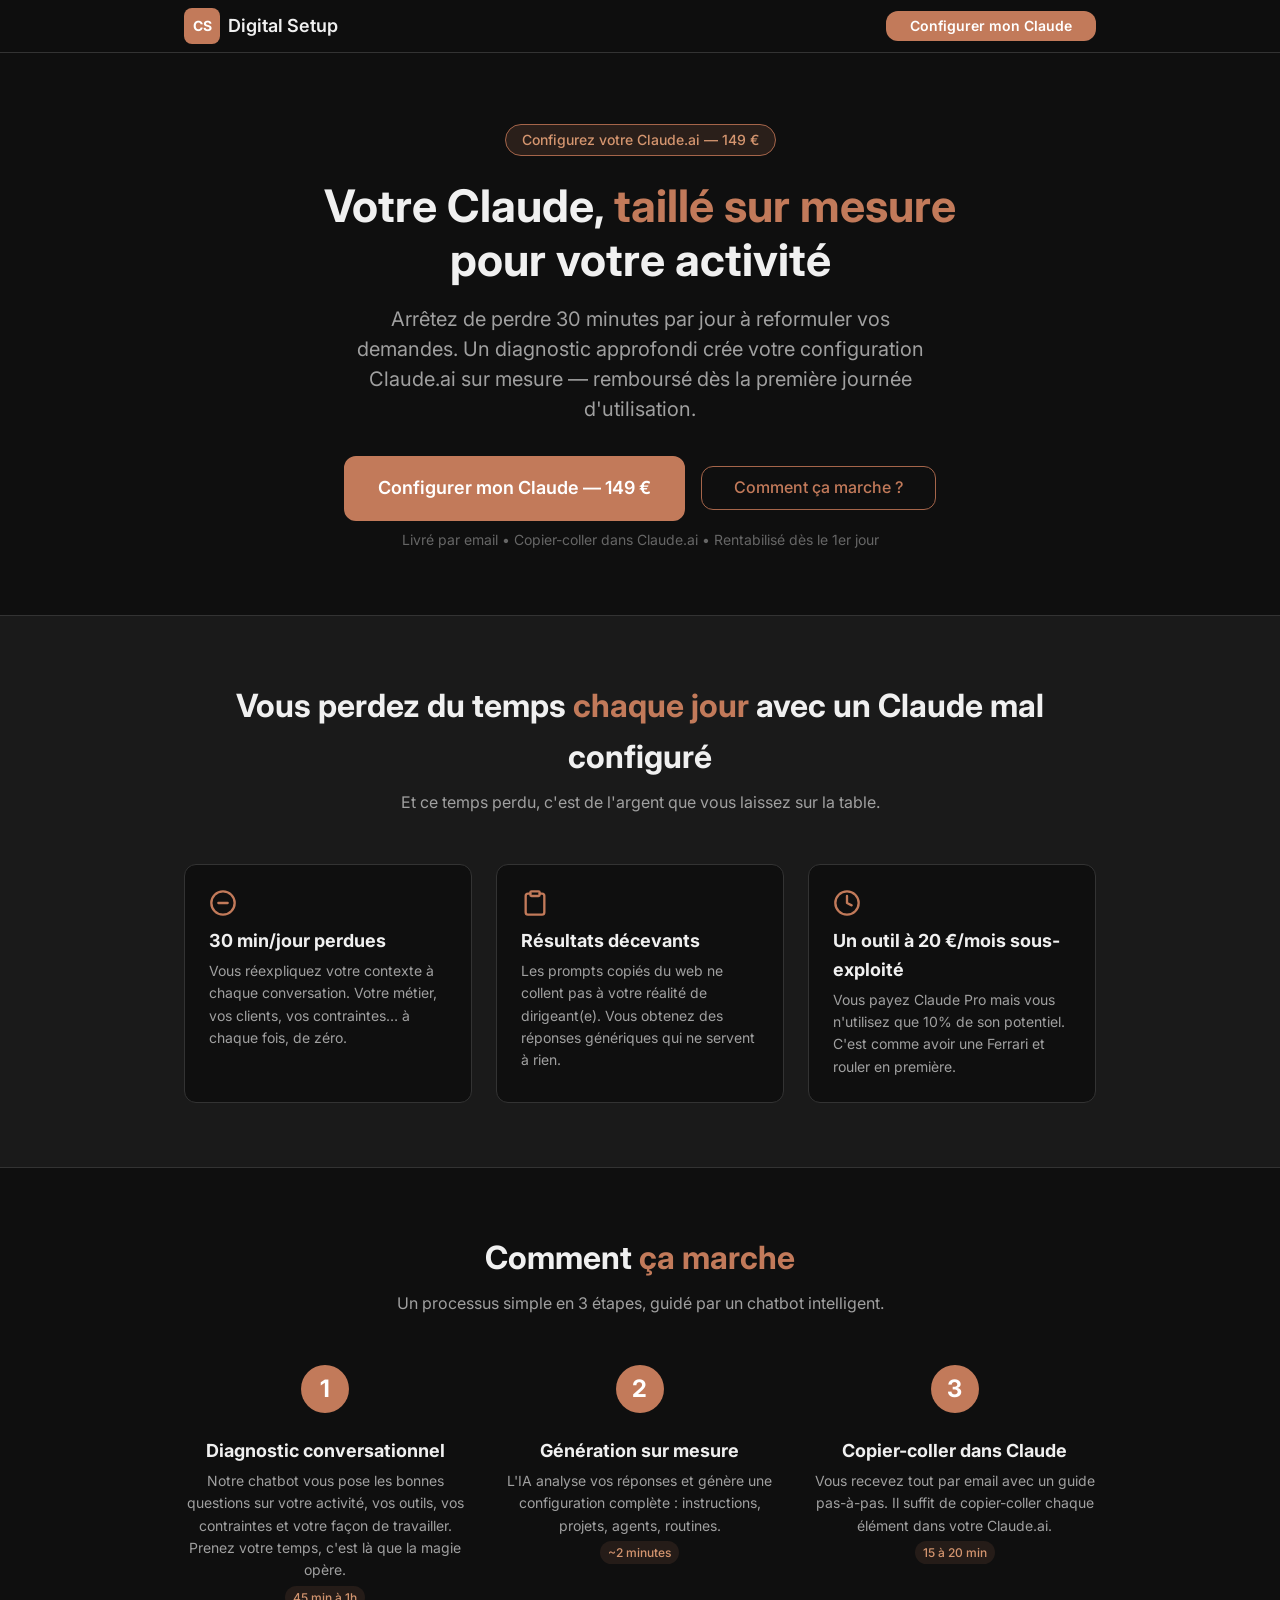
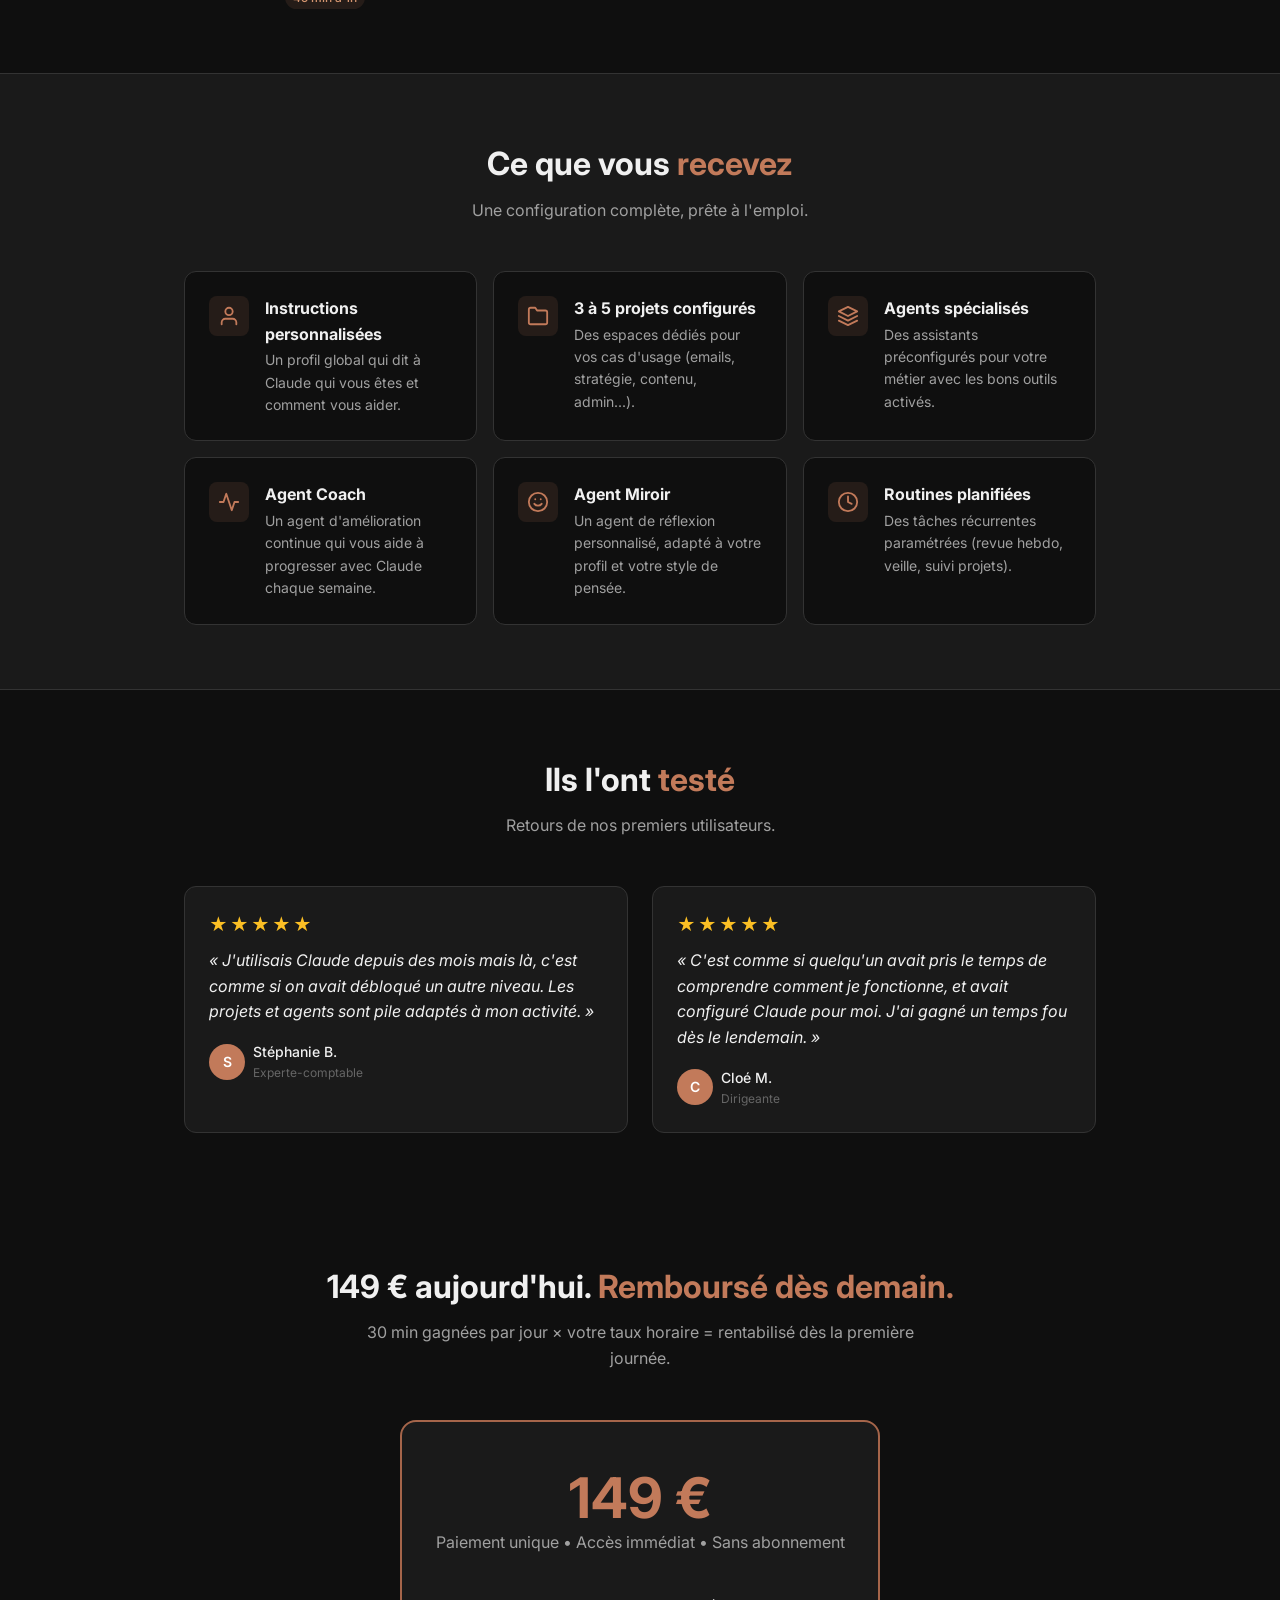
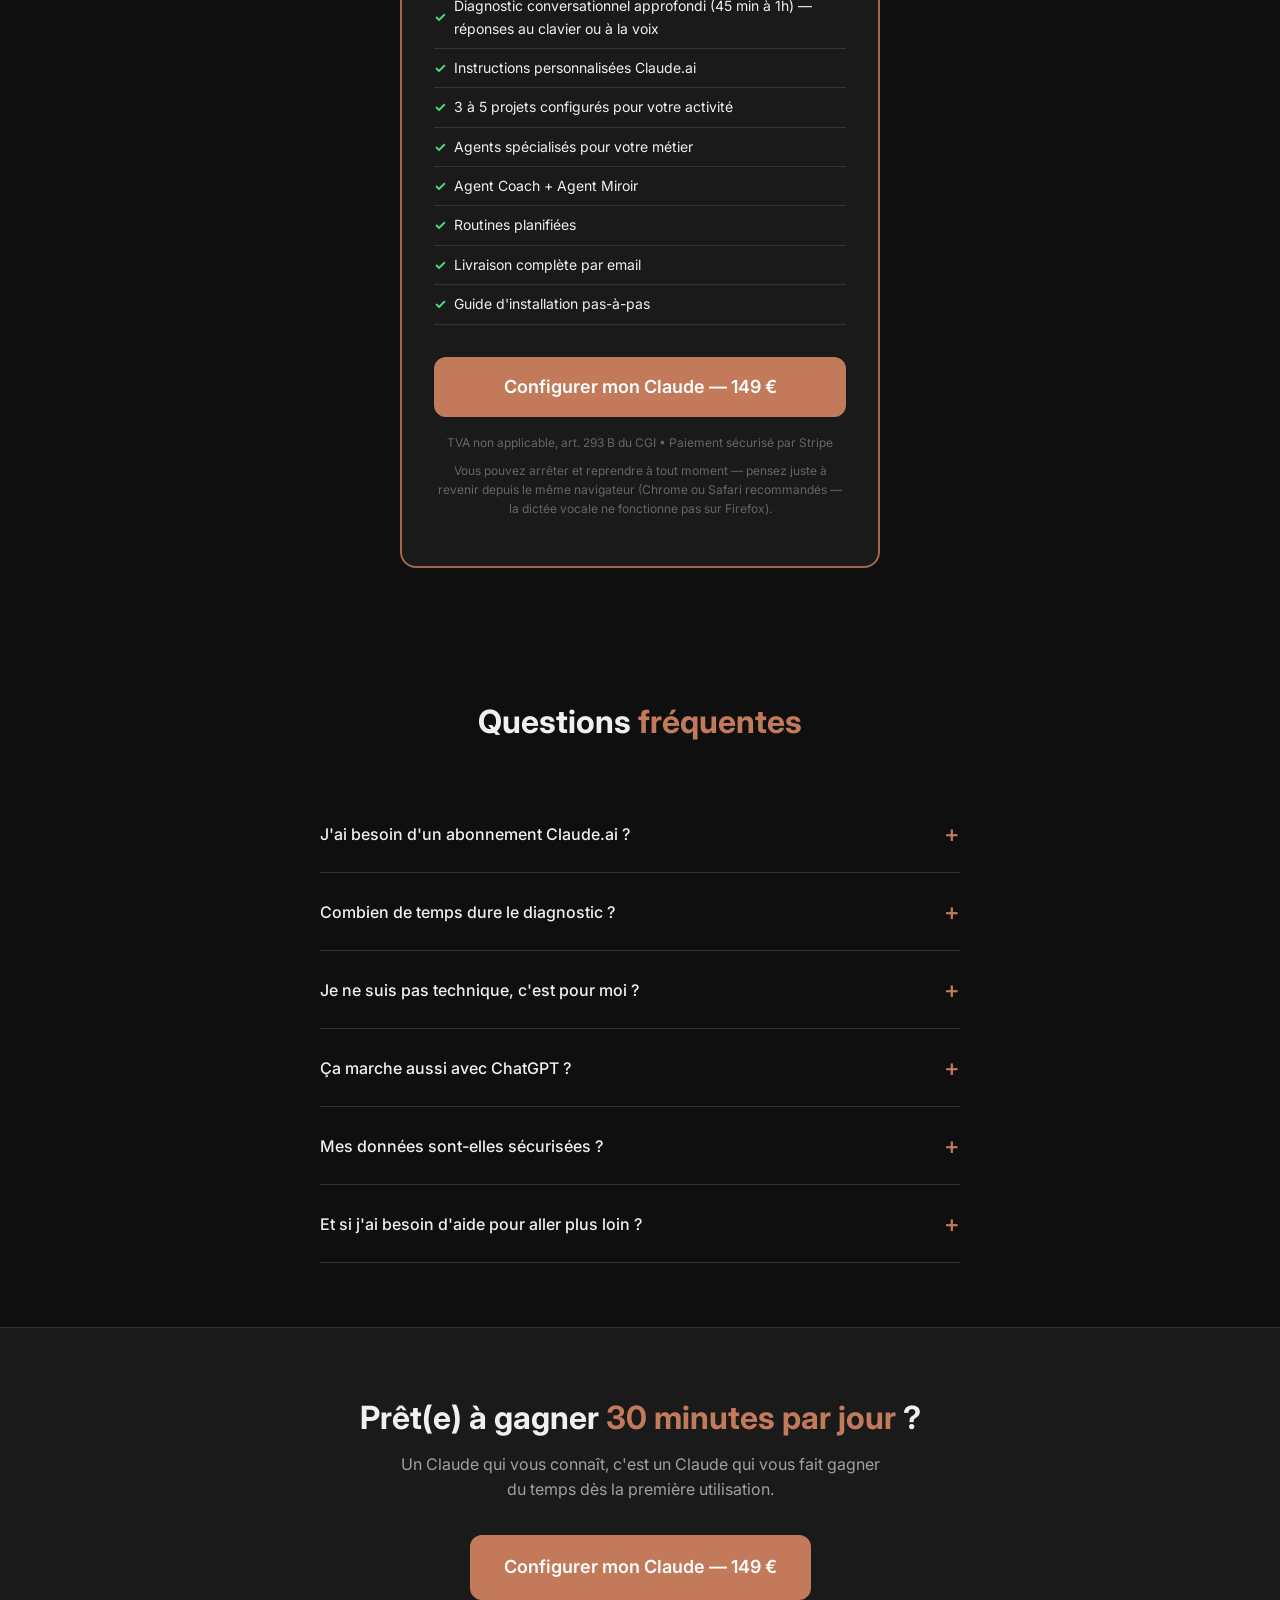
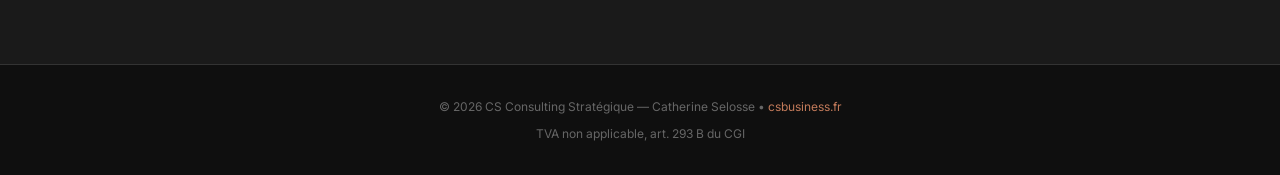
<file: index.html>
<!DOCTYPE html>
<html lang="fr">
<head>
  <meta charset="UTF-8">
  <meta name="viewport" content="width=device-width, initial-scale=1.0">
  <meta name="theme-color" content="#0f0f0f">
  <title>CS Digital Setup — Votre Claude, configur&eacute; pour vous</title>
  <meta name="description" content="Un diagnostic conversationnel qui configure Claude.ai sur mesure pour votre activit&eacute;. Fini le copier-coller de prompts g&eacute;n&eacute;riques.">
  <meta property="og:title" content="CS Digital Setup — Votre Claude, configur&eacute; pour vous">
  <meta property="og:description" content="Un diagnostic conversationnel qui cr&eacute;e votre configuration Claude.ai personnalis&eacute;e, adapt&eacute;e &agrave; votre m&eacute;tier et votre fa&ccedil;on de travailler.">
  <meta property="og:type" content="website">
  <meta property="og:url" content="https://setup.csbusiness.fr">
  <link rel="preconnect" href="https://fonts.googleapis.com">
  <link rel="preconnect" href="https://fonts.gstatic.com" crossorigin>
  <link href="https://fonts.googleapis.com/css2?family=Inter:wght@400;500;600;700&display=swap" rel="stylesheet">
  <link rel="stylesheet" href="css/variables.css">
  <link rel="stylesheet" href="css/landing.css">
</head>
<body>

  <!-- Navigation -->
  <nav class="nav">
    <div class="container">
      <a href="#" class="nav-brand">
        <div class="nav-logo">CS</div>
        <div class="nav-name">Digital Setup</div>
      </a>
      <a href="#pricing" class="nav-cta">Configurer mon Claude</a>
    </div>
  </nav>

  <!-- Hero -->
  <section class="hero">
    <div class="container">
      <div class="hero-badge">Configurez votre Claude.ai — 149 &euro;</div>
      <h1>Votre Claude, <span>taill&eacute; sur mesure</span><br>pour votre activit&eacute;</h1>
      <p class="hero-subtitle">
        Arr&ecirc;tez de perdre 30 minutes par jour &agrave; reformuler vos demandes.
        Un diagnostic approfondi cr&eacute;e votre configuration Claude.ai sur mesure &mdash; rembours&eacute; d&egrave;s la premi&egrave;re journ&eacute;e d'utilisation.
      </p>
      <div class="hero-cta-group">
        <a href="#pricing" class="btn-primary">Configurer mon Claude — 149 &euro;</a>
        <a href="#how" class="btn-secondary">Comment &ccedil;a marche ?</a>
      </div>
      <p class="hero-reassurance">Livr&eacute; par email &bull; Copier-coller dans Claude.ai &bull; Rentabilis&eacute; d&egrave;s le 1er jour</p>
    </div>
  </section>

  <!-- Probl&egrave;me -->
  <section class="problem">
    <div class="container">
      <div class="section-title">
        <h2>Vous perdez du temps <span>chaque jour</span> avec un Claude mal configur&eacute;</h2>
        <p>Et ce temps perdu, c'est de l'argent que vous laissez sur la table.</p>
      </div>
      <div class="problem-grid">
        <div class="problem-card">
          <div class="problem-icon">
            <svg width="28" height="28" viewBox="0 0 24 24" fill="none" stroke="var(--terracotta)" stroke-width="2" stroke-linecap="round" stroke-linejoin="round"><circle cx="12" cy="12" r="10"/><line x1="8" y1="12" x2="16" y2="12"/></svg>
          </div>
          <h3>30 min/jour perdues</h3>
          <p>Vous r&eacute;expliquez votre contexte &agrave; chaque conversation. Votre m&eacute;tier, vos clients, vos contraintes&hellip; &agrave; chaque fois, de z&eacute;ro.</p>
        </div>
        <div class="problem-card">
          <div class="problem-icon">
            <svg width="28" height="28" viewBox="0 0 24 24" fill="none" stroke="var(--terracotta)" stroke-width="2" stroke-linecap="round" stroke-linejoin="round"><path d="M16 4h2a2 2 0 0 1 2 2v14a2 2 0 0 1-2 2H6a2 2 0 0 1-2-2V6a2 2 0 0 1 2-2h2"/><rect x="8" y="2" width="8" height="4" rx="1" ry="1"/></svg>
          </div>
          <h3>R&eacute;sultats d&eacute;cevants</h3>
          <p>Les prompts copi&eacute;s du web ne collent pas &agrave; votre r&eacute;alit&eacute; de dirigeant(e). Vous obtenez des r&eacute;ponses g&eacute;n&eacute;riques qui ne servent &agrave; rien.</p>
        </div>
        <div class="problem-card">
          <div class="problem-icon">
            <svg width="28" height="28" viewBox="0 0 24 24" fill="none" stroke="var(--terracotta)" stroke-width="2" stroke-linecap="round" stroke-linejoin="round"><circle cx="12" cy="12" r="10"/><path d="M12 6v6l4 2"/></svg>
          </div>
          <h3>Un outil &agrave; 20 &euro;/mois sous-exploit&eacute;</h3>
          <p>Vous payez Claude Pro mais vous n'utilisez que 10% de son potentiel. C'est comme avoir une Ferrari et rouler en premi&egrave;re.</p>
        </div>
      </div>
    </div>
  </section>

  <!-- Comment &ccedil;a marche -->
  <section id="how">
    <div class="container">
      <div class="section-title">
        <h2>Comment <span>&ccedil;a marche</span></h2>
        <p>Un processus simple en 3 &eacute;tapes, guid&eacute; par un chatbot intelligent.</p>
      </div>
      <div class="steps-grid">
        <div class="step-card">
          <div class="step-number">1</div>
          <div class="step-content">
            <h3>Diagnostic conversationnel</h3>
            <p>Notre chatbot vous pose les bonnes questions sur votre activit&eacute;, vos outils, vos contraintes et votre fa&ccedil;on de travailler. Prenez votre temps, c'est l&agrave; que la magie op&egrave;re.</p>
            <span class="step-duration">45 min &agrave; 1h</span>
          </div>
        </div>
        <div class="step-card">
          <div class="step-number">2</div>
          <div class="step-content">
            <h3>G&eacute;n&eacute;ration sur mesure</h3>
            <p>L'IA analyse vos r&eacute;ponses et g&eacute;n&egrave;re une configuration compl&egrave;te : instructions, projets, agents, routines.</p>
            <span class="step-duration">~2 minutes</span>
          </div>
        </div>
        <div class="step-card">
          <div class="step-number">3</div>
          <div class="step-content">
            <h3>Copier-coller dans Claude</h3>
            <p>Vous recevez tout par email avec un guide pas-&agrave;-pas. Il suffit de copier-coller chaque &eacute;l&eacute;ment dans votre Claude.ai.</p>
            <span class="step-duration">15 &agrave; 20 min</span>
          </div>
        </div>
      </div>
    </div>
  </section>

  <!-- Livrables -->
  <section class="deliverables">
    <div class="container">
      <div class="section-title">
        <h2>Ce que vous <span>recevez</span></h2>
        <p>Une configuration compl&egrave;te, pr&ecirc;te &agrave; l'emploi.</p>
      </div>
      <div class="deliverables-grid">
        <div class="deliverable-card">
          <div class="deliverable-icon">
            <svg width="22" height="22" viewBox="0 0 24 24" fill="none" stroke="var(--terracotta)" stroke-width="2" stroke-linecap="round" stroke-linejoin="round"><path d="M20 21v-2a4 4 0 0 0-4-4H8a4 4 0 0 0-4 4v2"/><circle cx="12" cy="7" r="4"/></svg>
          </div>
          <div class="deliverable-text">
            <h3>Instructions personnalis&eacute;es</h3>
            <p>Un profil global qui dit &agrave; Claude qui vous &ecirc;tes et comment vous aider.</p>
          </div>
        </div>
        <div class="deliverable-card">
          <div class="deliverable-icon">
            <svg width="22" height="22" viewBox="0 0 24 24" fill="none" stroke="var(--terracotta)" stroke-width="2" stroke-linecap="round" stroke-linejoin="round"><path d="M22 19a2 2 0 0 1-2 2H4a2 2 0 0 1-2-2V5a2 2 0 0 1 2-2h5l2 3h9a2 2 0 0 1 2 2z"/></svg>
          </div>
          <div class="deliverable-text">
            <h3>3 &agrave; 5 projets configur&eacute;s</h3>
            <p>Des espaces d&eacute;di&eacute;s pour vos cas d'usage (emails, strat&eacute;gie, contenu, admin...).</p>
          </div>
        </div>
        <div class="deliverable-card">
          <div class="deliverable-icon">
            <svg width="22" height="22" viewBox="0 0 24 24" fill="none" stroke="var(--terracotta)" stroke-width="2" stroke-linecap="round" stroke-linejoin="round"><path d="M12 2L2 7l10 5 10-5-10-5z"/><path d="M2 17l10 5 10-5"/><path d="M2 12l10 5 10-5"/></svg>
          </div>
          <div class="deliverable-text">
            <h3>Agents sp&eacute;cialis&eacute;s</h3>
            <p>Des assistants pr&eacute;configur&eacute;s pour votre m&eacute;tier avec les bons outils activ&eacute;s.</p>
          </div>
        </div>
        <div class="deliverable-card">
          <div class="deliverable-icon">
            <svg width="22" height="22" viewBox="0 0 24 24" fill="none" stroke="var(--terracotta)" stroke-width="2" stroke-linecap="round" stroke-linejoin="round"><path d="M22 12h-4l-3 9L9 3l-3 9H2"/></svg>
          </div>
          <div class="deliverable-text">
            <h3>Agent Coach</h3>
            <p>Un agent d'am&eacute;lioration continue qui vous aide &agrave; progresser avec Claude chaque semaine.</p>
          </div>
        </div>
        <div class="deliverable-card">
          <div class="deliverable-icon">
            <svg width="22" height="22" viewBox="0 0 24 24" fill="none" stroke="var(--terracotta)" stroke-width="2" stroke-linecap="round" stroke-linejoin="round"><circle cx="12" cy="12" r="10"/><path d="M8 14s1.5 2 4 2 4-2 4-2"/><line x1="9" y1="9" x2="9.01" y2="9"/><line x1="15" y1="9" x2="15.01" y2="9"/></svg>
          </div>
          <div class="deliverable-text">
            <h3>Agent Miroir</h3>
            <p>Un agent de r&eacute;flexion personnalis&eacute;, adapt&eacute; &agrave; votre profil et votre style de pens&eacute;e.</p>
          </div>
        </div>
        <div class="deliverable-card">
          <div class="deliverable-icon">
            <svg width="22" height="22" viewBox="0 0 24 24" fill="none" stroke="var(--terracotta)" stroke-width="2" stroke-linecap="round" stroke-linejoin="round"><circle cx="12" cy="12" r="10"/><polyline points="12 6 12 12 16 14"/></svg>
          </div>
          <div class="deliverable-text">
            <h3>Routines planifi&eacute;es</h3>
            <p>Des t&acirc;ches r&eacute;currentes param&eacute;tr&eacute;es (revue hebdo, veille, suivi projets).</p>
          </div>
        </div>
      </div>
    </div>
  </section>

  <!-- T&eacute;moignages -->
  <section id="testimonials">
    <div class="container">
      <div class="section-title">
        <h2>Ils l'ont <span>test&eacute;</span></h2>
        <p>Retours de nos premiers utilisateurs.</p>
      </div>
      <div class="testimonials-grid">
        <div class="testimonial-card">
          <div class="testimonial-stars">&starf;&starf;&starf;&starf;&starf;</div>
          <blockquote>&laquo; J'utilisais Claude depuis des mois mais l&agrave;, c'est comme si on avait d&eacute;bloqu&eacute; un autre niveau. Les projets et agents sont pile adapt&eacute;s &agrave; mon activit&eacute;. &raquo;</blockquote>
          <div class="testimonial-author">
            <div class="testimonial-avatar">S</div>
            <div>
              <div class="testimonial-name">St&eacute;phanie B.</div>
              <div class="testimonial-role">Experte-comptable</div>
            </div>
          </div>
        </div>
        <div class="testimonial-card">
          <div class="testimonial-stars">&starf;&starf;&starf;&starf;&starf;</div>
          <blockquote>&laquo; C'est comme si quelqu'un avait pris le temps de comprendre comment je fonctionne, et avait configur&eacute; Claude pour moi. J'ai gagn&eacute; un temps fou d&egrave;s le lendemain. &raquo;</blockquote>
          <div class="testimonial-author">
            <div class="testimonial-avatar">C</div>
            <div>
              <div class="testimonial-name">Clo&eacute; M.</div>
              <div class="testimonial-role">Dirigeante</div>
            </div>
          </div>
        </div>
      </div>
    </div>
  </section>

  <!-- Pricing -->
  <section id="pricing">
    <div class="container">
      <div class="section-title">
        <h2>149 &euro; aujourd'hui. <span>Rembours&eacute; d&egrave;s demain.</span></h2>
        <p>30 min gagn&eacute;es par jour &times; votre taux horaire = rentabilis&eacute; d&egrave;s la premi&egrave;re journ&eacute;e.</p>
      </div>
      <div class="pricing-card">
        <div class="pricing-amount">149 &euro;</div>
        <p class="pricing-desc">Paiement unique &bull; Acc&egrave;s imm&eacute;diat &bull; Sans abonnement</p>
        <ul class="pricing-features">
          <li>Diagnostic conversationnel approfondi (45 min &agrave; 1h) &mdash; r&eacute;ponses au clavier ou &agrave; la voix</li>
          <li>Instructions personnalis&eacute;es Claude.ai</li>
          <li>3 &agrave; 5 projets configur&eacute;s pour votre activit&eacute;</li>
          <li>Agents sp&eacute;cialis&eacute;s pour votre m&eacute;tier</li>
          <li>Agent Coach + Agent Miroir</li>
          <li>Routines planifi&eacute;es</li>
          <li>Livraison compl&egrave;te par email</li>
          <li>Guide d'installation pas-&agrave;-pas</li>
        </ul>
        <a href="#" id="buy-btn" class="pricing-cta">Configurer mon Claude — 149 &euro;</a>
        <p class="pricing-guarantee">TVA non applicable, art. 293 B du CGI &bull; Paiement s&eacute;curis&eacute; par Stripe</p>
        <p class="pricing-guarantee" style="margin-top: 0.5rem;">Vous pouvez arr&ecirc;ter et reprendre &agrave; tout moment &mdash; pensez juste &agrave; revenir depuis le m&ecirc;me navigateur (Chrome ou Safari recommand&eacute;s &mdash; la dict&eacute;e vocale ne fonctionne pas sur Firefox).</p>
      </div>
    </div>
  </section>

  <!-- FAQ -->
  <section id="faq">
    <div class="container">
      <div class="section-title">
        <h2>Questions <span>fr&eacute;quentes</span></h2>
      </div>
      <div class="faq-list">
        <div class="faq-item">
          <button class="faq-question">J'ai besoin d'un abonnement Claude.ai ?</button>
          <div class="faq-answer">
            <p>Oui, CS Digital Setup g&eacute;n&egrave;re une configuration pour Claude.ai (gratuit ou Pro). Vous aurez besoin d'un compte Claude.ai pour utiliser votre configuration. Le plan gratuit suffit pour commencer.</p>
          </div>
        </div>
        <div class="faq-item">
          <button class="faq-question">Combien de temps dure le diagnostic ?</button>
          <div class="faq-answer">
            <p>Comptez entre 45 minutes et 1 heure pour le diagnostic. C'est un vrai &eacute;change approfondi &mdash; plus vous donnez de contexte, plus votre configuration sera pr&eacute;cise. Vous pouvez interrompre et reprendre plus tard, votre progression est sauvegard&eacute;e.</p>
          </div>
        </div>
        <div class="faq-item">
          <button class="faq-question">Je ne suis pas technique, c'est pour moi ?</button>
          <div class="faq-answer">
            <p>Absolument. CS Digital Setup est con&ccedil;u pour les dirigeant(e)s de TPE, pas pour les d&eacute;veloppeurs. Le diagnostic est conversationnel (vous r&eacute;pondez comme &agrave; un coll&egrave;gue) et le guide d'installation est en copier-coller.</p>
          </div>
        </div>
        <div class="faq-item">
          <button class="faq-question">&Ccedil;a marche aussi avec ChatGPT ?</button>
          <div class="faq-answer">
            <p>La configuration est optimis&eacute;e pour Claude.ai d'Anthropic. Certains &eacute;l&eacute;ments (les instructions personnalis&eacute;es notamment) peuvent &ecirc;tre adapt&eacute;s &agrave; d'autres IA, mais le meilleur r&eacute;sultat sera avec Claude.</p>
          </div>
        </div>
        <div class="faq-item">
          <button class="faq-question">Mes donn&eacute;es sont-elles s&eacute;curis&eacute;es ?</button>
          <div class="faq-answer">
            <p>Vos donn&eacute;es de diagnostic sont automatiquement supprim&eacute;es apr&egrave;s 30 jours. Elles ne sont utilis&eacute;es que pour g&eacute;n&eacute;rer votre configuration et ne sont jamais partag&eacute;es avec des tiers.</p>
          </div>
        </div>
        <div class="faq-item">
          <button class="faq-question">Et si j'ai besoin d'aide pour aller plus loin ?</button>
          <div class="faq-answer">
            <p>CS Digital Setup est la premi&egrave;re &eacute;tape. Si vous souhaitez un accompagnement complet pour int&eacute;grer l'IA dans votre activit&eacute; (automatisations, strat&eacute;gie, formation), Catherine propose des programmes d'accompagnement sur mesure. <a href="https://csbusiness.fr" style="color: var(--terracotta);">D&eacute;couvrir les accompagnements</a></p>
          </div>
        </div>
      </div>
    </div>
  </section>

  <!-- CTA final -->
  <section class="final-cta">
    <div class="container">
      <h2>Pr&ecirc;t(e) &agrave; gagner <span>30 minutes par jour</span> ?</h2>
      <p>Un Claude qui vous conna&icirc;t, c'est un Claude qui vous fait gagner du temps d&egrave;s la premi&egrave;re utilisation.</p>
      <a href="#pricing" class="btn-primary">Configurer mon Claude — 149 &euro;</a>
    </div>
  </section>

  <!-- Footer -->
  <footer class="footer">
    <div class="container">
      <p>&copy; 2026 CS Consulting Strat&eacute;gique &mdash; Catherine Selosse &bull; <a href="https://csbusiness.fr">csbusiness.fr</a></p>
      <p style="margin-top: 0.5rem;">TVA non applicable, art. 293 B du CGI</p>
    </div>
  </footer>

  <script>
    // FAQ toggle
    document.querySelectorAll('.faq-question').forEach(function(btn) {
      btn.addEventListener('click', function() {
        var item = this.parentElement;
        var isOpen = item.classList.contains('open');
        document.querySelectorAll('.faq-item.open').forEach(function(el) {
          el.classList.remove('open');
        });
        if (!isOpen) {
          item.classList.add('open');
        }
      });
    });

    // Stripe Checkout
    var SUPABASE_URL = 'https://ptksijwyvecufcvcpntp.supabase.co';

    document.querySelectorAll('#buy-btn, .nav-cta, .btn-primary').forEach(function(btn) {
      btn.addEventListener('click', function(e) {
        if (this.getAttribute('href') === '#pricing' || this.getAttribute('href') === '#how') return;
        e.preventDefault();
        this.textContent = 'Redirection...';
        this.style.pointerEvents = 'none';

        fetch(SUPABASE_URL + '/functions/v1/create-checkout', {
          method: 'POST',
          headers: { 'Content-Type': 'application/json' },
          body: JSON.stringify({})
        })
        .then(function(r) { return r.json(); })
        .then(function(data) {
          if (data.url) {
            window.location.href = data.url;
          } else {
            alert('Erreur : ' + (data.error || 'Veuillez r\u00e9essayer.'));
            location.reload();
          }
        })
        .catch(function() {
          alert('Erreur de connexion. Veuillez r\u00e9essayer.');
          location.reload();
        });
      });
    });
  </script>

</body>
</html>
</file>
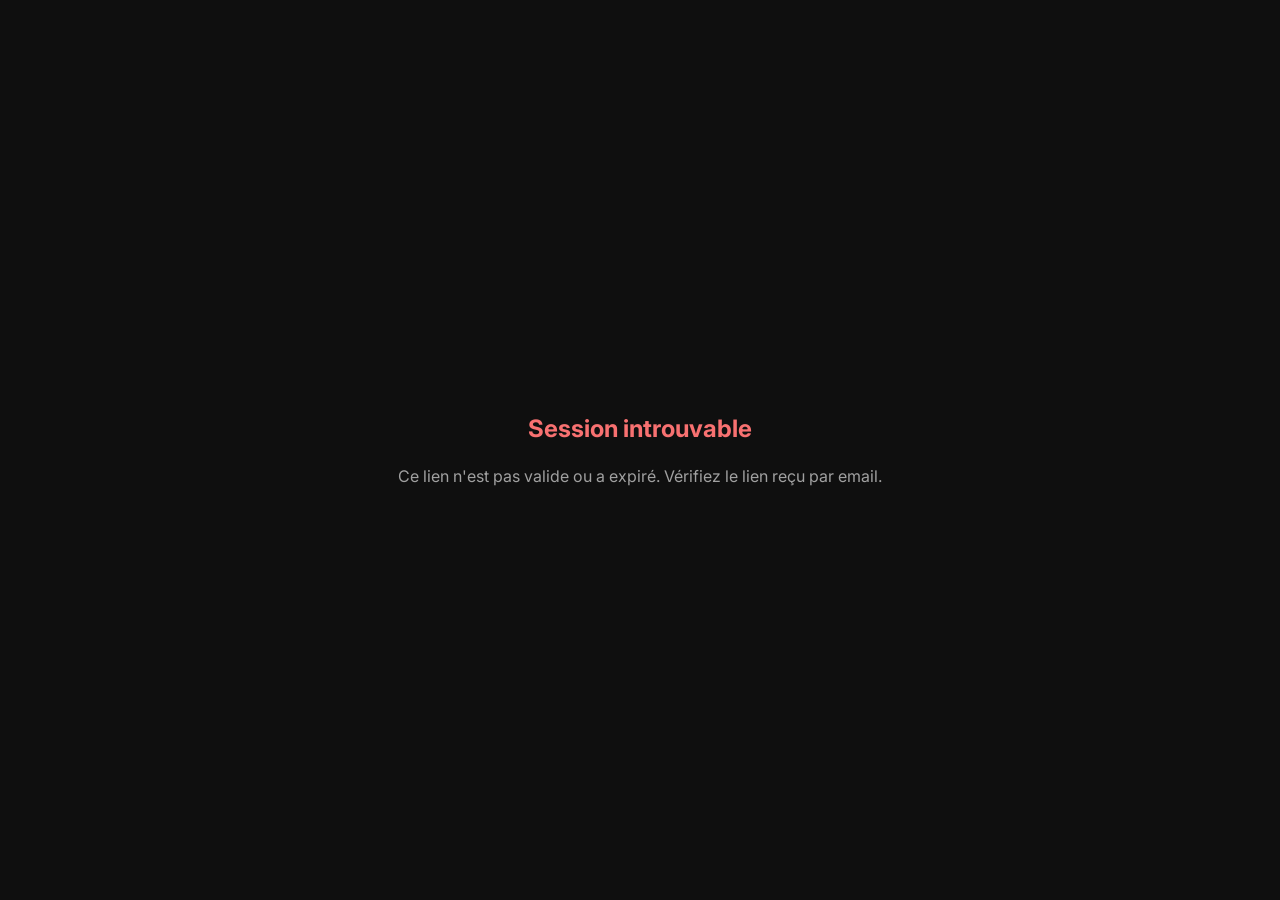
<file: chat.html>
<!DOCTYPE html>
<html lang="fr">
<head>
  <meta charset="UTF-8">
  <meta name="viewport" content="width=device-width, initial-scale=1.0, viewport-fit=cover">
  <meta name="theme-color" content="#0f0f0f">
  <title>CS Digital Setup — Configuration de votre Claude</title>
  <link rel="preconnect" href="https://fonts.googleapis.com">
  <link rel="preconnect" href="https://fonts.gstatic.com" crossorigin>
  <link href="https://fonts.googleapis.com/css2?family=Inter:wght@400;500;600;700&display=swap" rel="stylesheet">
  <link rel="stylesheet" href="css/variables.css">
  <link rel="stylesheet" href="css/chat.css">
</head>
<body>

  <!-- Ecran de chargement -->
  <div id="loading-screen" class="chat-loading">
    <div class="spinner"></div>
    <p>Chargement de votre session...</p>
  </div>

  <!-- Ecran d'erreur -->
  <div id="error-screen" class="chat-error" style="display:none;">
    <h2>Session introuvable</h2>
    <p>Ce lien n'est pas valide ou a expir&eacute;. V&eacute;rifiez le lien re&ccedil;u par email.</p>
  </div>

  <!-- Interface chat -->
  <div id="chat-screen" class="chat-container" style="display:none;">
    <header class="chat-header">
      <div class="chat-header-logo">CS</div>
      <div>
        <div class="chat-header-title">CS Digital Setup</div>
        <div class="chat-header-subtitle">Configuration personnalis&eacute;e de votre Claude</div>
      </div>
    </header>

    <main class="chat-messages" id="messages-container">
      <!-- Les messages sont injectes par JS -->
      <div class="typing-indicator" id="typing-indicator">
        <div class="typing-dot"></div>
        <div class="typing-dot"></div>
        <div class="typing-dot"></div>
      </div>
    </main>

    <footer class="chat-input-area">
      <div class="chat-input-wrapper">
        <textarea
          id="chat-input"
          class="chat-input"
          placeholder="Tapez ou dictez votre r&eacute;ponse..."
          rows="1"
        ></textarea>
        <button id="mic-btn" class="chat-mic-btn" aria-label="Dicter">
          <svg viewBox="0 0 24 24" fill="none" stroke="currentColor" stroke-width="2" stroke-linecap="round" stroke-linejoin="round">
            <path d="M12 1a3 3 0 0 0-3 3v8a3 3 0 0 0 6 0V4a3 3 0 0 0-3-3z"></path>
            <path d="M19 10v2a7 7 0 0 1-14 0v-2"></path>
            <line x1="12" y1="19" x2="12" y2="23"></line>
            <line x1="8" y1="23" x2="16" y2="23"></line>
          </svg>
        </button>
        <button id="send-btn" class="chat-send-btn" aria-label="Envoyer">
          <svg viewBox="0 0 24 24" fill="none" stroke="currentColor" stroke-width="2" stroke-linecap="round" stroke-linejoin="round">
            <line x1="22" y1="2" x2="11" y2="13"></line>
            <polygon points="22 2 15 22 11 13 2 9 22 2"></polygon>
          </svg>
        </button>
      </div>
    </footer>
  </div>

  <script src="js/config-display.js"></script>
  <script src="js/chat.js"></script>
</body>
</html>
</file>
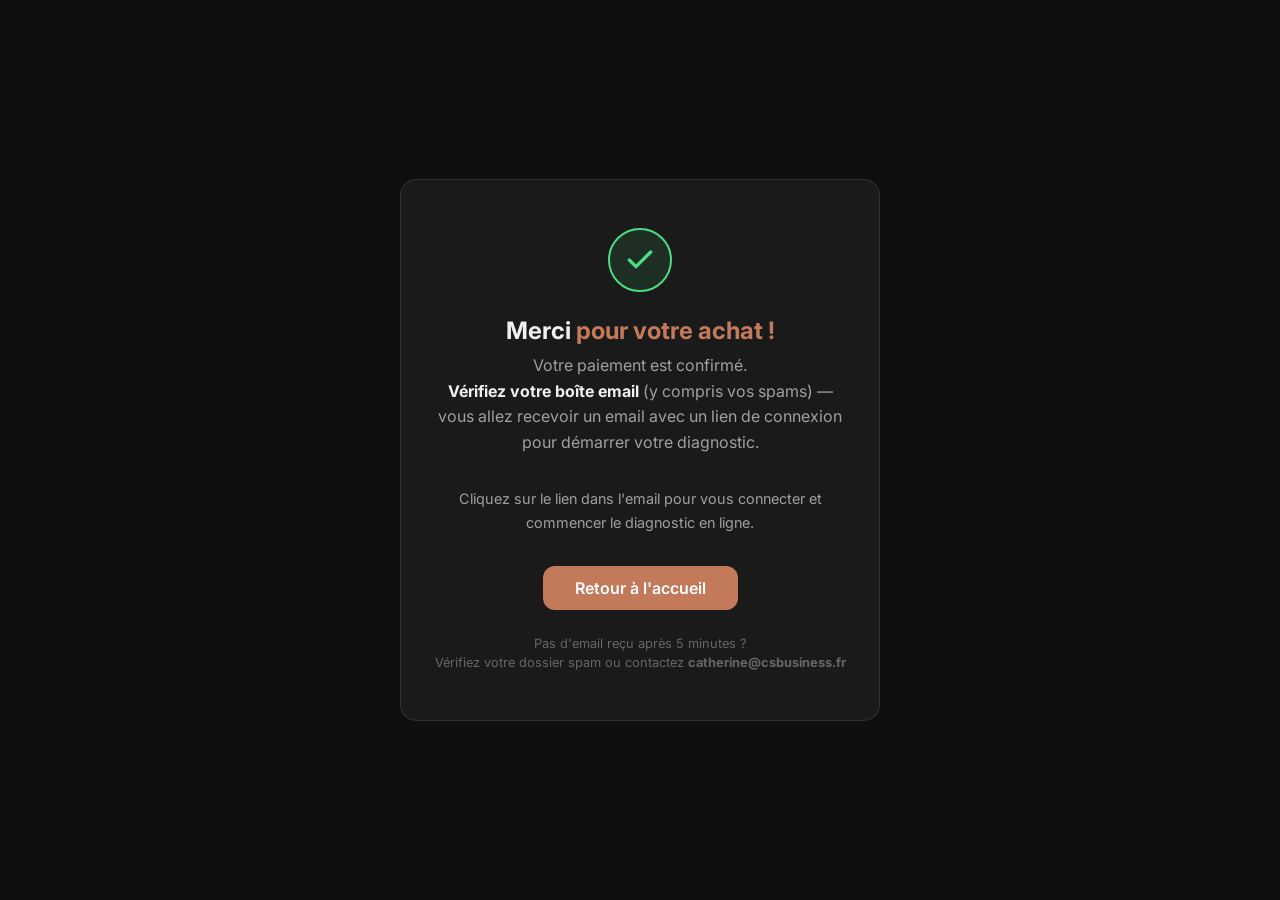
<file: success.html>
<!DOCTYPE html>
<html lang="fr">
<head>
  <meta charset="UTF-8">
  <meta name="viewport" content="width=device-width, initial-scale=1.0">
  <meta name="theme-color" content="#0f0f0f">
  <title>Paiement confirm&eacute; — CS Digital Setup</title>
  <link rel="preconnect" href="https://fonts.googleapis.com">
  <link rel="preconnect" href="https://fonts.gstatic.com" crossorigin>
  <link href="https://fonts.googleapis.com/css2?family=Inter:wght@400;500;600;700&display=swap" rel="stylesheet">
  <link rel="stylesheet" href="css/variables.css">
  <style>
    * { margin: 0; padding: 0; box-sizing: border-box; }
    body {
      background: var(--bg-dark);
      color: var(--text-primary);
      font-family: var(--font-family);
      min-height: 100vh;
      display: flex;
      align-items: center;
      justify-content: center;
      padding: 2rem;
    }
    .success-card {
      max-width: 480px;
      background: var(--bg-card);
      border: 1px solid var(--border);
      border-radius: var(--radius-xl);
      padding: 3rem 2rem;
      text-align: center;
    }
    .success-icon {
      width: 64px;
      height: 64px;
      background: var(--success-bg);
      border: 2px solid var(--success);
      border-radius: 50%;
      display: flex;
      align-items: center;
      justify-content: center;
      margin: 0 auto 1.5rem;
    }
    .success-icon svg {
      width: 32px;
      height: 32px;
      stroke: var(--success);
    }
    h1 {
      font-size: 1.5rem;
      margin-bottom: 0.5rem;
    }
    h1 span { color: var(--terracotta); }
    .success-text {
      color: var(--text-secondary);
      margin-bottom: 2rem;
      line-height: 1.6;
    }
    .success-text strong {
      color: var(--text-primary);
    }
    .success-cta {
      display: inline-block;
      background: var(--terracotta);
      color: white;
      text-decoration: none;
      padding: 0.75rem 2rem;
      border-radius: var(--radius-lg);
      font-weight: 600;
      font-size: 1rem;
      transition: background 150ms ease;
    }
    .success-cta:hover {
      background: var(--terracotta-light);
    }
    .success-note {
      color: var(--text-muted);
      font-size: 0.8rem;
      margin-top: 1.5rem;
      line-height: 1.5;
    }
  </style>
</head>
<body>
  <div class="success-card">
    <div class="success-icon">
      <svg viewBox="0 0 24 24" fill="none" stroke-width="2.5" stroke-linecap="round" stroke-linejoin="round">
        <polyline points="20 6 9 17 4 12"/>
      </svg>
    </div>
    <h1>Merci <span>pour votre achat !</span></h1>
    <p class="success-text">
      Votre paiement est confirm&eacute;.<br>
      <strong>V&eacute;rifiez votre bo&icirc;te email</strong> (y compris vos spams) &mdash; vous allez recevoir un email avec un lien de connexion pour d&eacute;marrer votre diagnostic.
    </p>
    <p class="success-text" style="font-size: 0.9rem; color: var(--text-secondary);">
      Cliquez sur le lien dans l'email pour vous connecter et commencer le diagnostic en ligne.
    </p>
    <a href="https://csbusiness.fr" class="success-cta">Retour &agrave; l'accueil</a>
    <p class="success-note">
      Pas d'email re&ccedil;u apr&egrave;s 5 minutes ?<br>
      V&eacute;rifiez votre dossier spam ou contactez <strong>catherine@csbusiness.fr</strong>
    </p>
  </div>
</body>
</html>
</file>
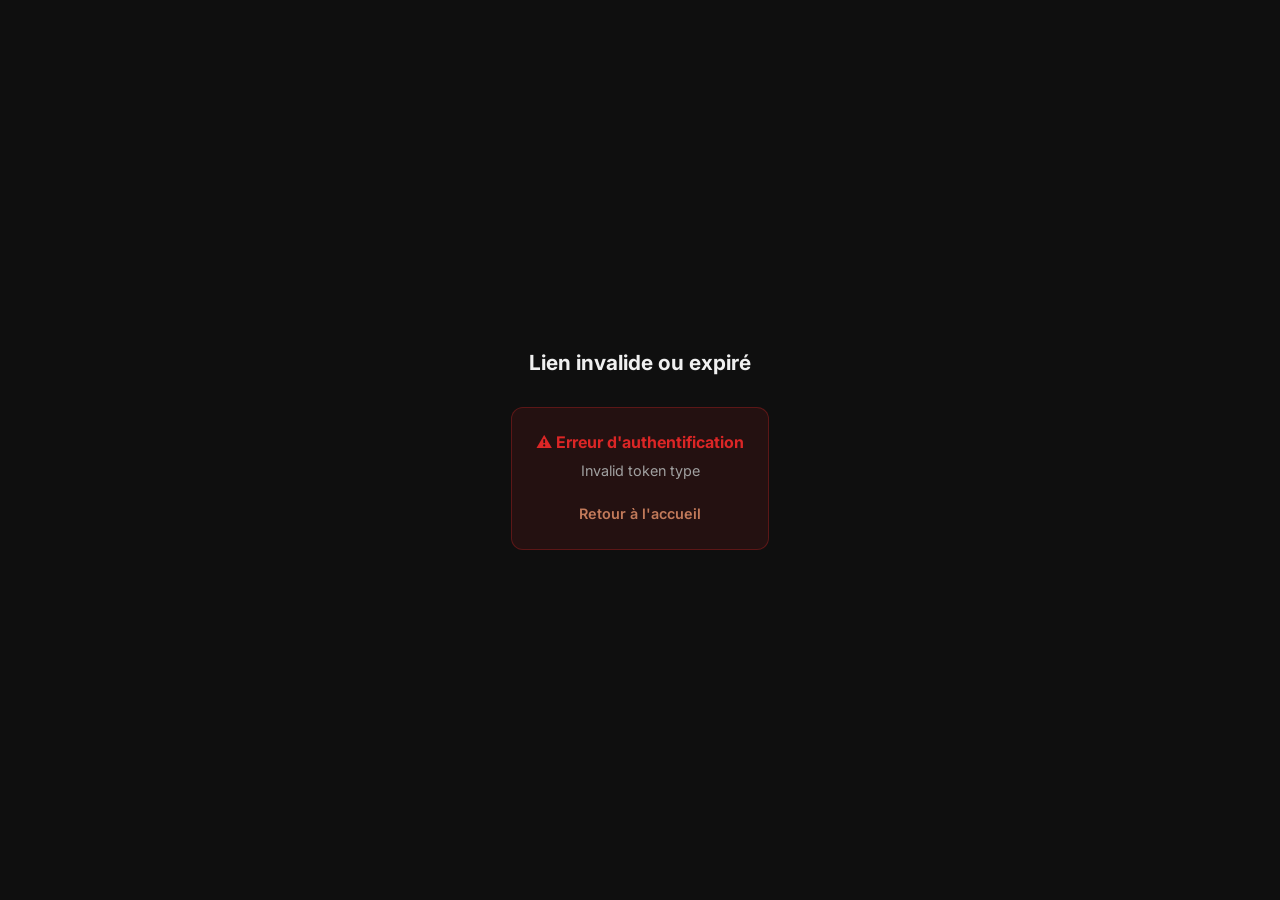
<file: auth/callback.html>
<!DOCTYPE html>
<html lang="fr">
<head>
  <meta charset="UTF-8">
  <meta name="viewport" content="width=device-width, initial-scale=1.0">
  <meta name="theme-color" content="#0f0f0f">
  <title>Connexion — CS Digital Setup</title>
  <link rel="preconnect" href="https://fonts.googleapis.com">
  <link rel="preconnect" href="https://fonts.gstatic.com" crossorigin>
  <link href="https://fonts.googleapis.com/css2?family=Inter:wght@400;500;600;700&display=swap" rel="stylesheet">
  <link rel="stylesheet" href="../css/variables.css">
  <style>
    * { margin: 0; padding: 0; box-sizing: border-box; }
    body {
      background: var(--bg-dark);
      color: var(--text-primary);
      font-family: var(--font-family);
      min-height: 100vh;
      display: flex;
      align-items: center;
      justify-content: center;
      padding: 2rem;
    }
    .auth-container {
      max-width: 400px;
      text-align: center;
    }
    .spinner {
      width: 48px;
      height: 48px;
      margin: 0 auto 2rem;
      border: 3px solid var(--border);
      border-top: 3px solid var(--terracotta);
      border-radius: 50%;
      animation: spin 1s linear infinite;
    }
    @keyframes spin {
      0% { transform: rotate(0deg); }
      100% { transform: rotate(360deg); }
    }
    h2 {
      font-size: 1.3rem;
      margin-bottom: 1rem;
      color: var(--text-primary);
    }
    .status-text {
      color: var(--text-secondary);
      line-height: 1.6;
      margin-bottom: 1.5rem;
    }
    .error-box {
      background: rgba(220, 38, 38, 0.1);
      border: 1px solid rgba(220, 38, 38, 0.3);
      border-radius: var(--radius-lg);
      padding: 1.5rem;
      margin-top: 2rem;
    }
    .error-box h3 {
      color: #dc2626;
      font-size: 1rem;
      margin-bottom: 0.5rem;
    }
    .error-box p {
      color: var(--text-secondary);
      font-size: 0.9rem;
      line-height: 1.5;
    }
    .error-box a {
      color: var(--terracotta);
      text-decoration: none;
      font-weight: 600;
    }
    .error-box a:hover {
      text-decoration: underline;
    }
    .success-box {
      color: var(--success);
    }
    .success-icon {
      width: 48px;
      height: 48px;
      margin: 0 auto 1.5rem;
      background: var(--success-bg);
      border: 2px solid var(--success);
      border-radius: 50%;
      display: flex;
      align-items: center;
      justify-content: center;
    }
    .success-icon svg {
      width: 24px;
      height: 24px;
      stroke: var(--success);
    }
    .redirect-message {
      color: var(--text-muted);
      font-size: 0.85rem;
      margin-top: 1rem;
    }
  </style>
</head>
<body>
  <div class="auth-container">
    <div id="loading-state">
      <div class="spinner"></div>
      <h2>Connexion en cours</h2>
      <p class="status-text">Vérification de votre lien de connexion...</p>
    </div>

    <div id="success-state" style="display: none;">
      <div class="success-icon">
        <svg viewBox="0 0 24 24" fill="none" stroke-width="2.5" stroke-linecap="round" stroke-linejoin="round">
          <polyline points="20 6 9 17 4 12"/>
        </svg>
      </div>
      <h2 class="success-box">Connexion réussie</h2>
      <p class="status-text">Redirection vers votre diagnostic...</p>
      <p class="redirect-message" id="redirect-timer">Redirection en 3 secondes...</p>
    </div>

    <div id="error-state" style="display: none;">
      <h2>Lien invalide ou expiré</h2>
      <div class="error-box">
        <h3>⚠️ Erreur d'authentification</h3>
        <p id="error-message">
          Votre lien de connexion est invalide ou a expiré.<br>
          <a href="https://csbusiness.fr">Retour à l'accueil</a>
        </p>
      </div>
    </div>
  </div>

  <script>
    const SUPABASE_URL = "https://ptksijwyvecufcvcpntp.supabase.co";
    const SUPABASE_ANON_KEY = "eyJhbGciOiJIUzI1NiIsInR5cCI6IkpXVCJ9.eyJpc3MiOiJzdXBhYmFzZSIsInJlZiI6InB0a3NpandzeWVjdWZjdmNwbnRwIiwicm9sZSI6ImFub24iLCJpYXQiOjE2NjIwNTA1MDAsImV4cCI6MTk3NzYyNjUwMH0.5w4Z1g8H1Z1Z1Z1Z1Z1Z1Z1Z1Z1Z1Z1Z1Z1Z1Z1Z1Z0";

    async function handleCallback() {
      const loadingState = document.getElementById("loading-state");
      const successState = document.getElementById("success-state");
      const errorState = document.getElementById("error-state");

      try {
        // Extract OTP and email from URL hash (#access_token=..., #type=recovery, etc.)
        const hash = window.location.hash.slice(1);
        const params = new URLSearchParams(hash);

        const accessToken = params.get("access_token");
        const type = params.get("type");
        const errorCode = params.get("error");
        const errorDescription = params.get("error_description");

        // Check for errors from Supabase
        if (errorCode) {
          throw new Error(errorDescription || "Authentication failed");
        }

        // Verify we have the expected token type
        if (type !== "recovery") {
          throw new Error("Invalid token type");
        }

        if (!accessToken) {
          throw new Error("No access token provided");
        }

        // Validate token with Supabase Auth
        const validateResponse = await fetch(`${SUPABASE_URL}/auth/v1/user`, {
          headers: {
            "Authorization": `Bearer ${accessToken}`,
            "Content-Type": "application/json",
          },
        });

        if (!validateResponse.ok) {
          throw new Error("Token validation failed");
        }

        const userData = await validateResponse.json();
        const userEmail = userData.email;

        // Store JWT in localStorage
        localStorage.setItem("jwt_token", accessToken);
        localStorage.setItem("user_email", userEmail);

        // Clear the URL hash (security + UX)
        window.history.replaceState({}, document.title, window.location.pathname);

        // Show success state
        loadingState.style.display = "none";
        errorState.style.display = "none";
        successState.style.display = "block";

        // Countdown + redirect
        let seconds = 3;
        const timerEl = document.getElementById("redirect-timer");
        const countdown = setInterval(() => {
          seconds--;
          if (seconds > 0) {
            timerEl.textContent = `Redirection en ${seconds} seconde${seconds > 1 ? "s" : ""}...`;
          } else {
            clearInterval(countdown);
            window.location.href = "/chat.html";
          }
        }, 1000);
      } catch (err) {
        console.error("Auth error:", err);

        // Show error state
        loadingState.style.display = "none";
        successState.style.display = "none";
        errorState.style.display = "block";

        const errorMsg = document.getElementById("error-message");
        errorMsg.innerHTML = `
          ${err.message || "Une erreur est survenue lors de la connexion."}<br><br>
          <a href="https://csbusiness.fr">Retour à l'accueil</a>
        `;
      }
    }

    // Run on page load
    handleCallback();
  </script>
</body>
</html>
</file>
<file: css/variables.css>
:root {
  /* Couleurs principales */
  --terracotta: #C27A5A;
  --terracotta-light: #d4956f;
  --terracotta-dark: #a5654a;
  --bg-dark: #0f0f0f;
  --bg-card: #1a1a1a;
  --bg-card-hover: #222222;
  --bg-input: #2a2a2a;
  --border: #333333;
  --border-light: #444444;

  /* Texte */
  --text-primary: #f0f0f0;
  --text-secondary: #a0a0a0;
  --text-muted: #666666;

  /* Statuts */
  --success: #4ade80;
  --success-bg: rgba(74, 222, 128, 0.1);
  --warning: #fbbf24;
  --warning-bg: rgba(251, 191, 36, 0.1);
  --danger: #f87171;
  --danger-bg: rgba(248, 113, 113, 0.1);
  --info: #60a5fa;
  --info-bg: rgba(96, 165, 250, 0.1);

  /* Espacements */
  --space-xs: 0.25rem;
  --space-sm: 0.5rem;
  --space-md: 1rem;
  --space-lg: 1.5rem;
  --space-xl: 2rem;
  --space-2xl: 3rem;

  /* Typographie */
  --font-family: 'Inter', -apple-system, BlinkMacSystemFont, 'Segoe UI', sans-serif;
  --font-size-xs: 0.75rem;
  --font-size-sm: 0.875rem;
  --font-size-base: 1rem;
  --font-size-lg: 1.125rem;
  --font-size-xl: 1.5rem;
  --font-size-2xl: 2rem;

  /* Bordures */
  --radius-sm: 0.375rem;
  --radius-md: 0.5rem;
  --radius-lg: 0.75rem;
  --radius-xl: 1rem;

  /* Ombres */
  --shadow-sm: 0 1px 2px rgba(0, 0, 0, 0.3);
  --shadow-md: 0 4px 6px rgba(0, 0, 0, 0.3);
  --shadow-lg: 0 10px 15px rgba(0, 0, 0, 0.4);

  /* Transitions */
  --transition-fast: 150ms ease;
  --transition-base: 250ms ease;
}
</file>
<file: css/landing.css>
/* ==============================
   CS Digital Setup — Landing Page
   Mobile-first, charte CS Consulting
   ============================== */

* {
  margin: 0;
  padding: 0;
  box-sizing: border-box;
}

html {
  scroll-behavior: smooth;
}

body {
  background: var(--bg-dark);
  color: var(--text-primary);
  font-family: var(--font-family);
  font-size: var(--font-size-base);
  line-height: 1.6;
  overflow-x: hidden;
}

/* ---- Layout ---- */
.container {
  max-width: 960px;
  margin: 0 auto;
  padding: 0 var(--space-lg);
}

section {
  padding: var(--space-2xl) 0;
}

/* ---- Navigation ---- */
.nav {
  position: fixed;
  top: 0;
  left: 0;
  right: 0;
  z-index: 100;
  background: rgba(15, 15, 15, 0.92);
  backdrop-filter: blur(12px);
  -webkit-backdrop-filter: blur(12px);
  border-bottom: 1px solid var(--border);
  padding: var(--space-sm) 0;
}

.nav .container {
  display: flex;
  align-items: center;
  justify-content: space-between;
}

.nav-brand {
  display: flex;
  align-items: center;
  gap: var(--space-sm);
  text-decoration: none;
  color: var(--text-primary);
}

.nav-logo {
  width: 36px;
  height: 36px;
  background: var(--terracotta);
  border-radius: var(--radius-md);
  display: flex;
  align-items: center;
  justify-content: center;
  font-weight: 700;
  font-size: var(--font-size-sm);
  color: white;
}

.nav-name {
  font-weight: 600;
  font-size: var(--font-size-lg);
}

.nav-cta {
  background: var(--terracotta);
  color: white;
  text-decoration: none;
  padding: var(--space-xs) var(--space-lg);
  border-radius: var(--radius-lg);
  font-weight: 600;
  font-size: var(--font-size-sm);
  transition: background var(--transition-fast);
}

.nav-cta:hover {
  background: var(--terracotta-light);
}

/* ---- Hero ---- */
.hero {
  padding-top: calc(var(--space-2xl) + 60px);
  padding-bottom: var(--space-2xl);
  text-align: center;
}

.hero-badge {
  display: inline-block;
  background: rgba(194, 122, 90, 0.15);
  border: 1px solid var(--terracotta-dark);
  color: var(--terracotta-light);
  padding: var(--space-xs) var(--space-md);
  border-radius: 999px;
  font-size: var(--font-size-sm);
  font-weight: 500;
  margin-bottom: var(--space-lg);
}

.hero h1 {
  font-size: clamp(1.8rem, 5vw, 2.8rem);
  font-weight: 700;
  line-height: 1.2;
  margin-bottom: var(--space-md);
  color: var(--text-primary);
}

.hero h1 span {
  color: var(--terracotta);
}

.hero-subtitle {
  font-size: clamp(1rem, 2.5vw, 1.25rem);
  color: var(--text-secondary);
  max-width: 600px;
  margin: 0 auto var(--space-xl);
  line-height: 1.5;
}

.hero-cta-group {
  display: flex;
  flex-direction: column;
  align-items: center;
  gap: var(--space-md);
}

.btn-primary {
  display: inline-block;
  background: var(--terracotta);
  color: white;
  text-decoration: none;
  padding: var(--space-md) var(--space-xl);
  border-radius: var(--radius-lg);
  font-weight: 600;
  font-size: var(--font-size-lg);
  transition: all var(--transition-fast);
  border: 2px solid var(--terracotta);
}

.btn-primary:hover {
  background: var(--terracotta-light);
  border-color: var(--terracotta-light);
  transform: translateY(-1px);
}

.btn-secondary {
  display: inline-block;
  background: transparent;
  color: var(--terracotta);
  text-decoration: none;
  padding: var(--space-sm) var(--space-xl);
  border-radius: var(--radius-lg);
  font-weight: 500;
  font-size: var(--font-size-base);
  border: 1px solid var(--terracotta-dark);
  transition: all var(--transition-fast);
}

.btn-secondary:hover {
  background: rgba(194, 122, 90, 0.1);
}

.hero-reassurance {
  color: var(--text-muted);
  font-size: var(--font-size-sm);
  margin-top: var(--space-sm);
}

/* ---- Section titles ---- */
.section-title {
  text-align: center;
  margin-bottom: var(--space-2xl);
}

.section-title h2 {
  font-size: clamp(1.4rem, 3.5vw, 2rem);
  font-weight: 700;
  margin-bottom: var(--space-sm);
}

.section-title h2 span {
  color: var(--terracotta);
}

.section-title p {
  color: var(--text-secondary);
  max-width: 560px;
  margin: 0 auto;
}

/* ---- Vid\u00e9o d\u00e9mo ---- */
.demo-video {
  padding-top: 0;
  padding-bottom: var(--space-2xl);
}

.video-wrapper {
  max-width: 640px;
  margin: 0 auto;
  border-radius: var(--radius-xl);
  overflow: hidden;
  border: 1px solid var(--border);
}

.video-placeholder {
  aspect-ratio: 16 / 9;
  background: var(--bg-card);
  display: flex;
  flex-direction: column;
  align-items: center;
  justify-content: center;
  gap: var(--space-md);
  cursor: pointer;
  transition: background var(--transition-base);
}

.video-placeholder:hover {
  background: var(--bg-card-hover);
}

.video-placeholder p {
  color: var(--text-secondary);
  font-size: var(--font-size-sm);
  font-weight: 500;
}

.video-wrapper iframe {
  width: 100%;
  aspect-ratio: 16 / 9;
  border: none;
}

/* ---- Probl\u00e8me ---- */
.problem {
  background: var(--bg-card);
  border-top: 1px solid var(--border);
  border-bottom: 1px solid var(--border);
}

.problem-grid {
  display: grid;
  grid-template-columns: 1fr;
  gap: var(--space-lg);
}

.problem-card {
  padding: var(--space-lg);
  background: var(--bg-dark);
  border: 1px solid var(--border);
  border-radius: var(--radius-lg);
}

.problem-icon {
  margin-bottom: var(--space-sm);
  line-height: 1;
}

.problem-card h3 {
  font-size: var(--font-size-lg);
  margin-bottom: var(--space-xs);
  color: var(--text-primary);
}

.problem-card p {
  color: var(--text-secondary);
  font-size: var(--font-size-sm);
}

/* ---- Comment \u00e7a marche ---- */
.steps-grid {
  display: grid;
  grid-template-columns: 1fr;
  gap: var(--space-xl);
  counter-reset: step;
}

.step-card {
  display: flex;
  gap: var(--space-lg);
  align-items: flex-start;
}

.step-number {
  width: 48px;
  height: 48px;
  background: var(--terracotta);
  color: white;
  border-radius: 50%;
  display: flex;
  align-items: center;
  justify-content: center;
  font-weight: 700;
  font-size: var(--font-size-xl);
  flex-shrink: 0;
}

.step-content h3 {
  font-size: var(--font-size-lg);
  margin-bottom: var(--space-xs);
}

.step-content p {
  color: var(--text-secondary);
  font-size: var(--font-size-sm);
}

.step-duration {
  display: inline-block;
  background: rgba(194, 122, 90, 0.12);
  color: var(--terracotta-light);
  padding: 2px var(--space-sm);
  border-radius: 999px;
  font-size: var(--font-size-xs);
  font-weight: 500;
  margin-top: var(--space-xs);
}

/* ---- Livrables ---- */
.deliverables {
  background: var(--bg-card);
  border-top: 1px solid var(--border);
  border-bottom: 1px solid var(--border);
}

.deliverables-grid {
  display: grid;
  grid-template-columns: 1fr;
  gap: var(--space-md);
}

.deliverable-card {
  display: flex;
  gap: var(--space-md);
  padding: var(--space-lg);
  background: var(--bg-dark);
  border: 1px solid var(--border);
  border-radius: var(--radius-lg);
  transition: border-color var(--transition-fast);
}

.deliverable-card:hover {
  border-color: var(--terracotta-dark);
}

.deliverable-icon {
  width: 40px;
  height: 40px;
  background: rgba(194, 122, 90, 0.12);
  border-radius: var(--radius-md);
  display: flex;
  align-items: center;
  justify-content: center;
  font-size: 1.2rem;
  flex-shrink: 0;
}

.deliverable-text h3 {
  font-size: var(--font-size-base);
  margin-bottom: 2px;
}

.deliverable-text p {
  color: var(--text-secondary);
  font-size: var(--font-size-sm);
}

/* ---- T\u00e9moignages ---- */
.testimonials-grid {
  display: grid;
  grid-template-columns: 1fr;
  gap: var(--space-lg);
}

.testimonial-card {
  padding: var(--space-lg);
  background: var(--bg-card);
  border: 1px solid var(--border);
  border-radius: var(--radius-lg);
}

.testimonial-stars {
  color: var(--warning);
  margin-bottom: var(--space-sm);
  font-size: var(--font-size-lg);
  letter-spacing: 2px;
}

.testimonial-card blockquote {
  color: var(--text-primary);
  font-size: var(--font-size-base);
  margin-bottom: var(--space-md);
  font-style: italic;
  line-height: 1.6;
}

.testimonial-author {
  display: flex;
  align-items: center;
  gap: var(--space-sm);
}

.testimonial-avatar {
  width: 36px;
  height: 36px;
  background: var(--terracotta);
  border-radius: 50%;
  display: flex;
  align-items: center;
  justify-content: center;
  font-weight: 600;
  color: white;
  font-size: var(--font-size-sm);
}

.testimonial-name {
  font-weight: 500;
  font-size: var(--font-size-sm);
}

.testimonial-role {
  color: var(--text-muted);
  font-size: var(--font-size-xs);
}

/* ---- Pricing ---- */
.pricing-card {
  max-width: 480px;
  margin: 0 auto;
  background: var(--bg-card);
  border: 2px solid var(--terracotta-dark);
  border-radius: var(--radius-xl);
  padding: var(--space-2xl) var(--space-xl);
  text-align: center;
}

.pricing-amount {
  font-size: clamp(2.5rem, 6vw, 3.5rem);
  font-weight: 700;
  color: var(--terracotta);
  line-height: 1;
  margin-bottom: var(--space-xs);
}

.pricing-amount span {
  font-size: var(--font-size-lg);
  font-weight: 400;
  color: var(--text-secondary);
}

.pricing-desc {
  color: var(--text-secondary);
  margin-bottom: var(--space-xl);
}

.pricing-features {
  list-style: none;
  text-align: left;
  margin-bottom: var(--space-xl);
}

.pricing-features li {
  padding: var(--space-sm) 0;
  border-bottom: 1px solid var(--border);
  color: var(--text-primary);
  font-size: var(--font-size-sm);
  display: flex;
  align-items: center;
  gap: var(--space-sm);
}

.pricing-features li::before {
  content: "\2713";
  color: var(--success);
  font-weight: 700;
  flex-shrink: 0;
}

.pricing-cta {
  display: block;
  width: 100%;
  background: var(--terracotta);
  color: white;
  text-decoration: none;
  padding: var(--space-md);
  border-radius: var(--radius-lg);
  font-weight: 600;
  font-size: var(--font-size-lg);
  transition: background var(--transition-fast);
  border: none;
  cursor: pointer;
  font-family: var(--font-family);
}

.pricing-cta:hover {
  background: var(--terracotta-light);
}

.pricing-guarantee {
  color: var(--text-muted);
  font-size: var(--font-size-xs);
  margin-top: var(--space-md);
}

/* ---- FAQ ---- */
.faq-list {
  max-width: 640px;
  margin: 0 auto;
}

.faq-item {
  border-bottom: 1px solid var(--border);
}

.faq-question {
  width: 100%;
  background: none;
  border: none;
  color: var(--text-primary);
  font-family: var(--font-family);
  font-size: var(--font-size-base);
  font-weight: 500;
  text-align: left;
  padding: var(--space-lg) 0;
  cursor: pointer;
  display: flex;
  align-items: center;
  justify-content: space-between;
  gap: var(--space-md);
}

.faq-question::after {
  content: "+";
  font-size: var(--font-size-xl);
  color: var(--terracotta);
  flex-shrink: 0;
  transition: transform var(--transition-base);
}

.faq-item.open .faq-question::after {
  content: "\2212";
}

.faq-answer {
  max-height: 0;
  overflow: hidden;
  transition: max-height 0.3s ease, padding 0.3s ease;
}

.faq-item.open .faq-answer {
  max-height: 300px;
  padding-bottom: var(--space-lg);
}

.faq-answer p {
  color: var(--text-secondary);
  font-size: var(--font-size-sm);
  line-height: 1.7;
}

/* ---- CTA final ---- */
.final-cta {
  text-align: center;
  background: var(--bg-card);
  border-top: 1px solid var(--border);
  border-bottom: 1px solid var(--border);
}

.final-cta h2 {
  font-size: clamp(1.4rem, 3.5vw, 2rem);
  margin-bottom: var(--space-sm);
}

.final-cta h2 span {
  color: var(--terracotta);
}

.final-cta p {
  color: var(--text-secondary);
  margin-bottom: var(--space-xl);
  max-width: 500px;
  margin-left: auto;
  margin-right: auto;
}

/* ---- Footer ---- */
.footer {
  padding: var(--space-xl) 0;
  text-align: center;
  color: var(--text-muted);
  font-size: var(--font-size-xs);
}

.footer a {
  color: var(--terracotta);
  text-decoration: none;
}

.footer a:hover {
  text-decoration: underline;
}

/* ---- Responsive ---- */
@media (min-width: 640px) {
  .problem-grid {
    grid-template-columns: 1fr 1fr;
  }

  .deliverables-grid {
    grid-template-columns: 1fr 1fr;
  }

  .testimonials-grid {
    grid-template-columns: 1fr 1fr;
  }

  .hero-cta-group {
    flex-direction: row;
    justify-content: center;
  }
}

@media (min-width: 900px) {
  section {
    padding: 4rem 0;
  }

  .hero {
    padding-top: calc(4rem + 60px);
    padding-bottom: 4rem;
  }

  .problem-grid {
    grid-template-columns: repeat(3, 1fr);
  }

  .steps-grid {
    grid-template-columns: repeat(3, 1fr);
  }

  .step-card {
    flex-direction: column;
    text-align: center;
    align-items: center;
  }

  .deliverables-grid {
    grid-template-columns: repeat(3, 1fr);
  }
}
</file>
<file: css/chat.css>
/* ==============================
   CS Digital Setup — Chat Interface
   Mobile-first, charte CS Consulting
   ============================== */

* {
  margin: 0;
  padding: 0;
  box-sizing: border-box;
}

html, body {
  height: 100%;
  overflow: hidden;
  background: var(--bg-dark);
  color: var(--text-primary);
  font-family: var(--font-family);
  font-size: var(--font-size-base);
  line-height: 1.6;
}

/* Layout principal */
.chat-container {
  display: flex;
  flex-direction: column;
  height: 100vh;
  height: 100dvh;
  max-width: 720px;
  margin: 0 auto;
}

/* Header */
.chat-header {
  display: flex;
  align-items: center;
  gap: var(--space-sm);
  padding: var(--space-md) var(--space-lg);
  border-bottom: 1px solid var(--border);
  background: var(--bg-dark);
  flex-shrink: 0;
}

.chat-header-logo {
  width: 36px;
  height: 36px;
  background: var(--terracotta);
  border-radius: var(--radius-md);
  display: flex;
  align-items: center;
  justify-content: center;
  font-weight: 700;
  font-size: var(--font-size-sm);
  color: white;
}

.chat-header-title {
  font-size: var(--font-size-lg);
  font-weight: 600;
}

.chat-header-subtitle {
  font-size: var(--font-size-xs);
  color: var(--text-muted);
}

/* Zone de messages */
.chat-messages {
  flex: 1;
  overflow-y: auto;
  padding: var(--space-lg);
  display: flex;
  flex-direction: column;
  gap: var(--space-md);
  scroll-behavior: smooth;
}

/* Bulles de messages */
.message {
  max-width: 85%;
  padding: var(--space-sm) var(--space-md);
  border-radius: var(--radius-lg);
  animation: fadeIn 0.3s ease;
  word-wrap: break-word;
  overflow-wrap: break-word;
}

.message-assistant {
  align-self: flex-start;
  background: var(--bg-card);
  border: 1px solid var(--border);
  color: var(--text-primary);
}

.message-user {
  align-self: flex-end;
  background: var(--terracotta);
  color: white;
}

.message p {
  margin-bottom: 0.5em;
}

.message p:last-child {
  margin-bottom: 0;
}

.message strong {
  color: var(--terracotta-light);
}

.message-user strong {
  color: white;
}

/* Indicateur de saisie (typing) */
.typing-indicator {
  align-self: flex-start;
  display: none;
  gap: 4px;
  padding: var(--space-sm) var(--space-md);
  background: var(--bg-card);
  border: 1px solid var(--border);
  border-radius: var(--radius-lg);
}

.typing-indicator.visible {
  display: flex;
}

.typing-dot {
  width: 8px;
  height: 8px;
  background: var(--text-muted);
  border-radius: 50%;
  animation: typingBounce 1.4s infinite ease-in-out;
}

.typing-dot:nth-child(2) { animation-delay: 0.2s; }
.typing-dot:nth-child(3) { animation-delay: 0.4s; }

/* Zone de saisie */
.chat-input-area {
  padding: var(--space-md) var(--space-lg);
  border-top: 1px solid var(--border);
  background: var(--bg-dark);
  flex-shrink: 0;
}

.chat-input-wrapper {
  display: flex;
  gap: var(--space-sm);
  align-items: flex-end;
}

.chat-input {
  flex: 1;
  padding: var(--space-sm) var(--space-md);
  background: var(--bg-input);
  border: 1px solid var(--border);
  border-radius: var(--radius-lg);
  color: var(--text-primary);
  font-family: var(--font-family);
  font-size: var(--font-size-base);
  resize: none;
  min-height: 44px;
  max-height: 120px;
  line-height: 1.5;
  outline: none;
  transition: border-color var(--transition-fast);
}

.chat-input:focus {
  border-color: var(--terracotta);
}

.chat-input::placeholder {
  color: var(--text-muted);
}

/* Bouton micro */
.chat-mic-btn {
  width: 44px;
  height: 44px;
  background: var(--bg-input);
  border: 1px solid var(--border);
  border-radius: var(--radius-lg);
  color: var(--text-secondary);
  cursor: pointer;
  display: flex;
  align-items: center;
  justify-content: center;
  transition: all var(--transition-fast);
  flex-shrink: 0;
}

.chat-mic-btn:hover {
  border-color: var(--terracotta);
  color: var(--terracotta);
}

.chat-mic-btn.recording {
  background: var(--danger);
  border-color: var(--danger);
  color: white;
  animation: pulse 1.5s infinite;
}

.chat-mic-btn svg {
  width: 20px;
  height: 20px;
}

.chat-mic-btn.unsupported {
  display: none;
}

@keyframes pulse {
  0%, 100% { opacity: 1; }
  50% { opacity: 0.6; }
}

.chat-send-btn {
  width: 44px;
  height: 44px;
  background: var(--terracotta);
  border: none;
  border-radius: var(--radius-lg);
  color: white;
  cursor: pointer;
  display: flex;
  align-items: center;
  justify-content: center;
  transition: background var(--transition-fast);
  flex-shrink: 0;
}

.chat-send-btn:hover {
  background: var(--terracotta-light);
}

.chat-send-btn:disabled {
  background: var(--bg-card);
  color: var(--text-muted);
  cursor: not-allowed;
}

.chat-send-btn svg {
  width: 20px;
  height: 20px;
}

/* Message de transition (diagnostic complet) */
.diagnostic-complete {
  text-align: center;
  padding: var(--space-lg);
  margin: var(--space-md) 0;
  background: rgba(194, 122, 90, 0.1);
  border: 1px solid var(--terracotta-dark);
  border-radius: var(--radius-lg);
  color: var(--terracotta-light);
  font-weight: 500;
}

/* Ecran d'erreur */
.chat-error {
  display: flex;
  flex-direction: column;
  align-items: center;
  justify-content: center;
  height: 100vh;
  padding: var(--space-xl);
  text-align: center;
  gap: var(--space-md);
}

.chat-error h2 {
  color: var(--danger);
}

.chat-error p {
  color: var(--text-secondary);
}

/* Ecran de chargement */
.chat-loading {
  display: flex;
  flex-direction: column;
  align-items: center;
  justify-content: center;
  height: 100vh;
  gap: var(--space-md);
  color: var(--text-secondary);
}

.spinner {
  width: 32px;
  height: 32px;
  border: 3px solid var(--border);
  border-top-color: var(--terracotta);
  border-radius: 50%;
  animation: spin 0.8s linear infinite;
}

/* Animations */
@keyframes fadeIn {
  from { opacity: 0; transform: translateY(8px); }
  to { opacity: 1; transform: translateY(0); }
}

@keyframes typingBounce {
  0%, 80%, 100% { transform: translateY(0); }
  40% { transform: translateY(-6px); }
}

@keyframes spin {
  to { transform: rotate(360deg); }
}

/* ==============================
   Config Results
   ============================== */

.config-results {
  padding: var(--space-md) 0;
  display: flex;
  flex-direction: column;
  gap: var(--space-lg);
}

.config-header {
  text-align: center;
  padding: var(--space-xl) var(--space-md);
  background: rgba(194, 122, 90, 0.1);
  border: 1px solid var(--terracotta-dark);
  border-radius: var(--radius-xl);
}

.config-header h2 {
  color: var(--terracotta-light);
  font-size: var(--font-size-xl);
  margin-bottom: var(--space-xs);
}

.config-header p {
  color: var(--text-secondary);
}

.config-level-banner {
  text-align: center;
  padding: var(--space-md) var(--space-lg);
  background: rgba(74, 222, 128, 0.08);
  border: 1px solid rgba(74, 222, 128, 0.3);
  border-radius: var(--radius-lg);
}

.config-level-banner h3 {
  color: var(--success);
  font-size: var(--font-size-lg);
  margin-bottom: 2px;
}

.config-level-banner p {
  color: var(--text-secondary);
  font-size: var(--font-size-sm);
}

.config-level-banner.level-pro {
  background: rgba(194, 122, 90, 0.08);
  border-color: var(--terracotta-dark);
}

.config-level-banner.level-pro h3 {
  color: var(--terracotta-light);
}

.config-level-banner.level-expert {
  background: rgba(96, 165, 250, 0.08);
  border-color: rgba(96, 165, 250, 0.3);
}

.config-level-banner.level-expert h3 {
  color: var(--info);
}

.config-section {
  background: var(--bg-card);
  border: 1px solid var(--border);
  border-radius: var(--radius-lg);
  padding: var(--space-lg);
  animation: fadeIn 0.3s ease;
}

.config-section-header {
  display: flex;
  align-items: flex-start;
  gap: var(--space-md);
  margin-bottom: var(--space-md);
}

.config-step {
  width: 36px;
  height: 36px;
  background: var(--terracotta);
  color: white;
  border-radius: 50%;
  display: flex;
  align-items: center;
  justify-content: center;
  font-weight: 700;
  font-size: var(--font-size-sm);
  flex-shrink: 0;
}

.config-section-title {
  flex: 1;
}

.config-section-title h3 {
  font-size: var(--font-size-lg);
  color: var(--text-primary);
  margin-bottom: 2px;
}

.config-instruction {
  font-size: var(--font-size-sm);
  color: var(--text-secondary);
}

.config-check {
  position: relative;
  cursor: pointer;
  flex-shrink: 0;
}

.config-check input {
  position: absolute;
  opacity: 0;
  width: 0;
  height: 0;
}

.config-check-mark {
  width: 32px;
  height: 32px;
  border: 2px solid var(--border-light);
  border-radius: var(--radius-sm);
  display: flex;
  align-items: center;
  justify-content: center;
  color: transparent;
  transition: all var(--transition-fast);
  font-size: var(--font-size-lg);
}

.config-check input:checked + .config-check-mark {
  background: var(--success);
  border-color: var(--success);
  color: white;
}

.config-why {
  font-size: var(--font-size-sm);
  color: var(--terracotta-light);
  margin-bottom: var(--space-sm);
  font-style: italic;
}

.config-extra {
  font-size: var(--font-size-sm);
  color: var(--text-secondary);
  margin-bottom: var(--space-sm);
}

.config-content-wrapper {
  position: relative;
}

.config-content {
  background: var(--bg-dark);
  border: 1px solid var(--border);
  border-radius: var(--radius-md);
  padding: var(--space-md);
  font-size: var(--font-size-sm);
  color: var(--text-primary);
  line-height: 1.6;
  white-space: pre-wrap;
  word-wrap: break-word;
  max-height: 300px;
  overflow-y: auto;
}

.config-copy-btn {
  position: absolute;
  top: var(--space-sm);
  right: var(--space-sm);
  background: var(--terracotta);
  color: white;
  border: none;
  border-radius: var(--radius-sm);
  padding: var(--space-xs) var(--space-sm);
  font-size: var(--font-size-xs);
  cursor: pointer;
  transition: background var(--transition-fast);
}

.config-copy-btn:hover {
  background: var(--terracotta-light);
}

.config-copy-btn.copied {
  background: var(--success);
}

/* Email */
.config-email-section {
  text-align: center;
  padding: var(--space-lg);
  background: var(--bg-card);
  border: 1px solid var(--border);
  border-radius: var(--radius-lg);
}

.config-email-section p {
  color: var(--text-secondary);
  font-size: var(--font-size-sm);
  margin-bottom: var(--space-sm);
}

.config-email-btn {
  background: var(--bg-input);
  border: 1px solid var(--terracotta);
  color: var(--terracotta);
  padding: var(--space-sm) var(--space-xl);
  border-radius: var(--radius-lg);
  font-weight: 600;
  cursor: pointer;
  transition: all var(--transition-fast);
  font-size: var(--font-size-base);
  font-family: var(--font-family);
}

.config-email-btn:hover {
  background: var(--terracotta);
  color: white;
}

.config-email-btn:disabled {
  opacity: 0.6;
  cursor: not-allowed;
}

.config-email-btn.sent {
  background: var(--success);
  border-color: var(--success);
  color: white;
}

.config-email-status {
  font-size: var(--font-size-xs);
  margin-top: var(--space-xs);
}

/* Feedback beta */
.config-feedback {
  padding: var(--space-xl);
  background: var(--bg-card);
  border: 1px solid var(--border);
  border-radius: var(--radius-xl);
}

.config-feedback h3 {
  color: var(--terracotta-light);
  margin-bottom: 4px;
}

.config-feedback > p {
  color: var(--text-secondary);
  font-size: var(--font-size-sm);
  margin-bottom: var(--space-lg);
}

.feedback-question {
  margin-bottom: var(--space-md);
}

.feedback-question label {
  display: block;
  font-size: var(--font-size-sm);
  color: var(--text-primary);
  margin-bottom: var(--space-xs);
  font-weight: 500;
}

.feedback-stars {
  display: flex;
  gap: 4px;
}

.feedback-stars button {
  background: none;
  border: none;
  font-size: 28px;
  color: var(--border-light);
  cursor: pointer;
  transition: color var(--transition-fast);
  padding: 0;
}

.feedback-stars button.active,
.feedback-stars button:hover {
  color: var(--warning);
}

.feedback-yesno {
  display: flex;
  gap: var(--space-sm);
  flex-wrap: wrap;
}

.fb-btn {
  padding: var(--space-xs) var(--space-md);
  background: var(--bg-input);
  border: 1px solid var(--border);
  border-radius: var(--radius-md);
  color: var(--text-secondary);
  cursor: pointer;
  font-family: var(--font-family);
  font-size: var(--font-size-sm);
  transition: all var(--transition-fast);
}

.fb-btn:hover {
  border-color: var(--terracotta);
  color: var(--terracotta);
}

.fb-btn.active {
  background: var(--terracotta);
  border-color: var(--terracotta);
  color: white;
}

.feedback-text {
  width: 100%;
  padding: var(--space-sm);
  background: var(--bg-input);
  border: 1px solid var(--border);
  border-radius: var(--radius-md);
  color: var(--text-primary);
  font-family: var(--font-family);
  font-size: var(--font-size-sm);
  resize: vertical;
  outline: none;
}

.feedback-text:focus {
  border-color: var(--terracotta);
}

.feedback-submit {
  margin-top: var(--space-md);
  width: 100%;
  padding: var(--space-sm) var(--space-lg);
  background: var(--terracotta);
  border: none;
  border-radius: var(--radius-lg);
  color: white;
  font-weight: 600;
  font-size: var(--font-size-base);
  font-family: var(--font-family);
  cursor: pointer;
  transition: background var(--transition-fast);
}

.feedback-submit:hover {
  background: var(--terracotta-light);
}

.feedback-submit:disabled {
  opacity: 0.6;
  cursor: not-allowed;
}

.feedback-submit.sent {
  background: var(--success);
}

.feedback-status {
  text-align: center;
  font-size: var(--font-size-sm);
  margin-top: var(--space-sm);
}

/* Upsell */
.config-upsell {
  text-align: center;
  padding: var(--space-xl);
  background: var(--bg-card);
  border: 1px solid var(--terracotta-dark);
  border-radius: var(--radius-xl);
  margin-top: var(--space-lg);
}

.config-upsell h3 {
  color: var(--terracotta-light);
  margin-bottom: var(--space-sm);
}

.config-upsell p {
  color: var(--text-secondary);
  margin-bottom: var(--space-lg);
  font-size: var(--font-size-sm);
}

.config-upsell-btn {
  display: inline-block;
  background: var(--terracotta);
  color: white;
  text-decoration: none;
  padding: var(--space-sm) var(--space-xl);
  border-radius: var(--radius-lg);
  font-weight: 600;
  transition: background var(--transition-fast);
}

.config-upsell-btn:hover {
  background: var(--terracotta-light);
}

/* Safe area (notch iPhone) */
@supports (padding-bottom: env(safe-area-inset-bottom)) {
  .chat-input-area {
    padding-bottom: calc(var(--space-md) + env(safe-area-inset-bottom));
  }
}
</file>
